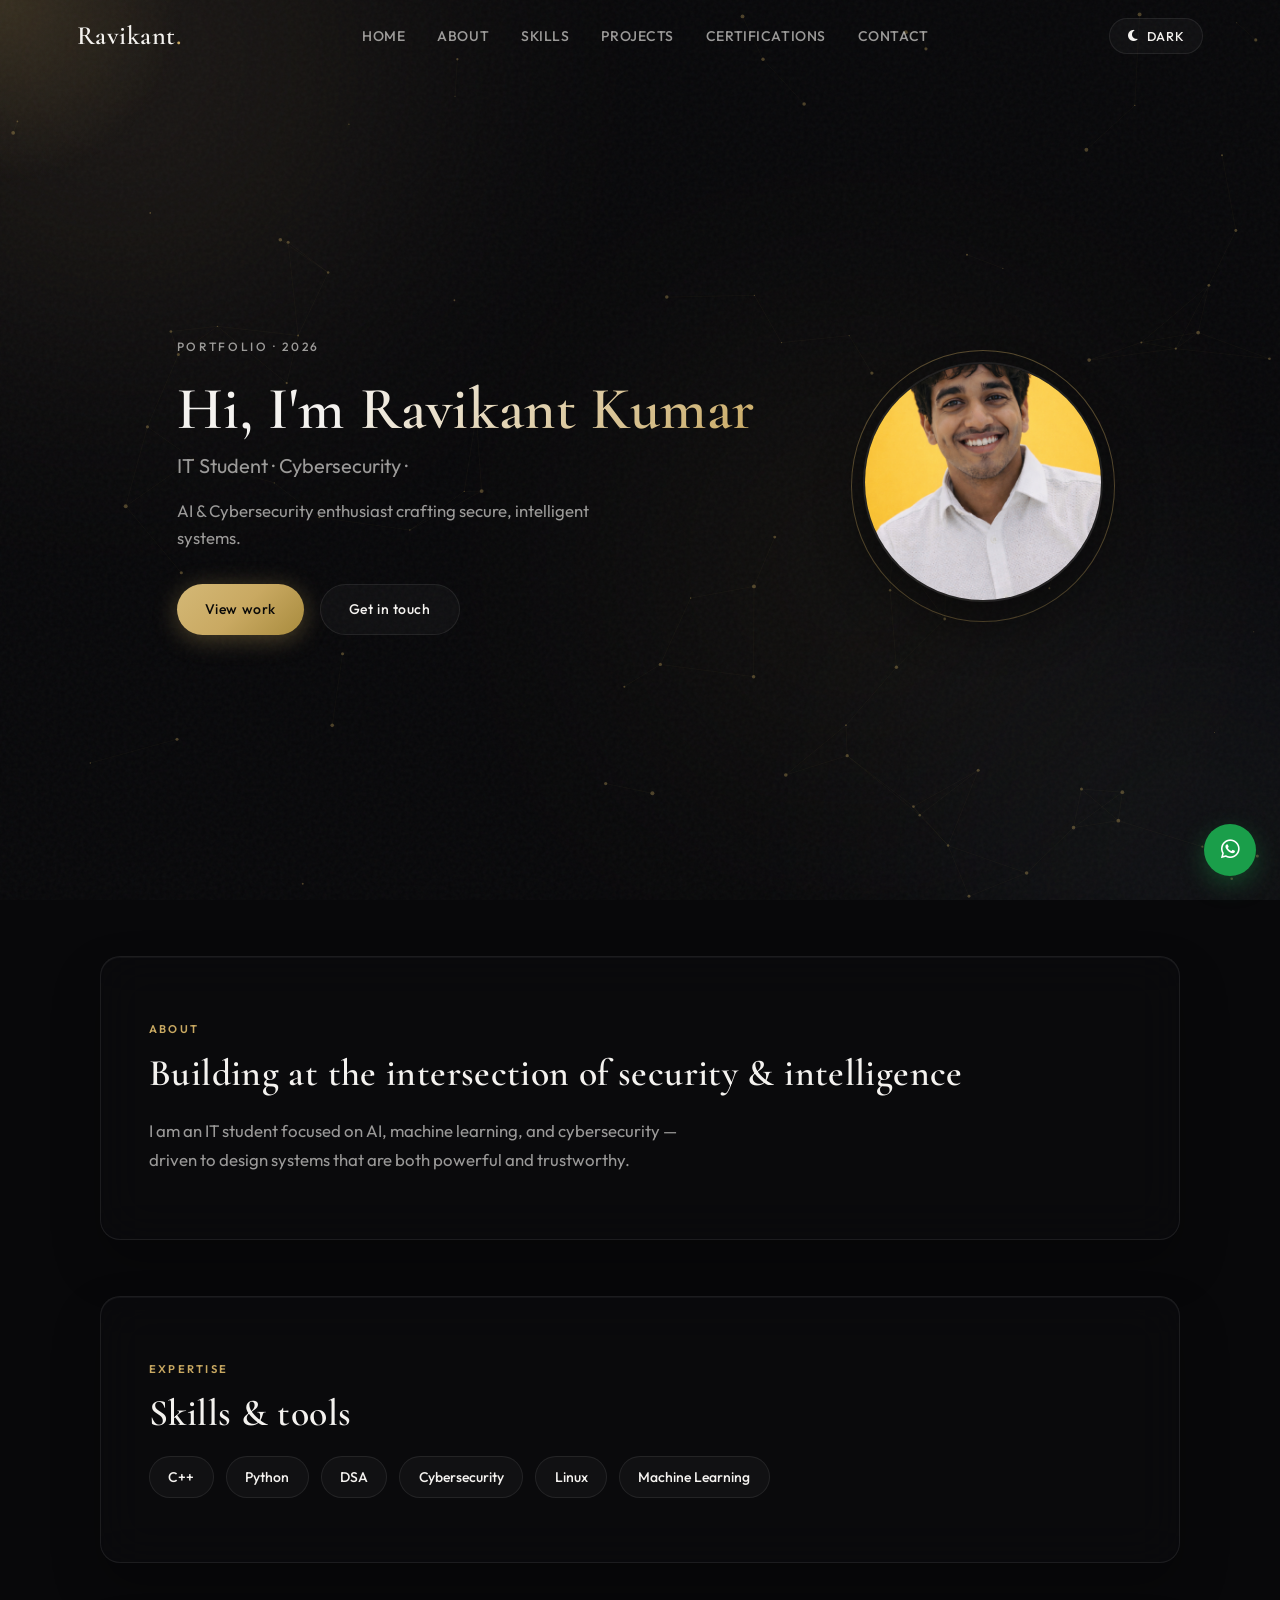
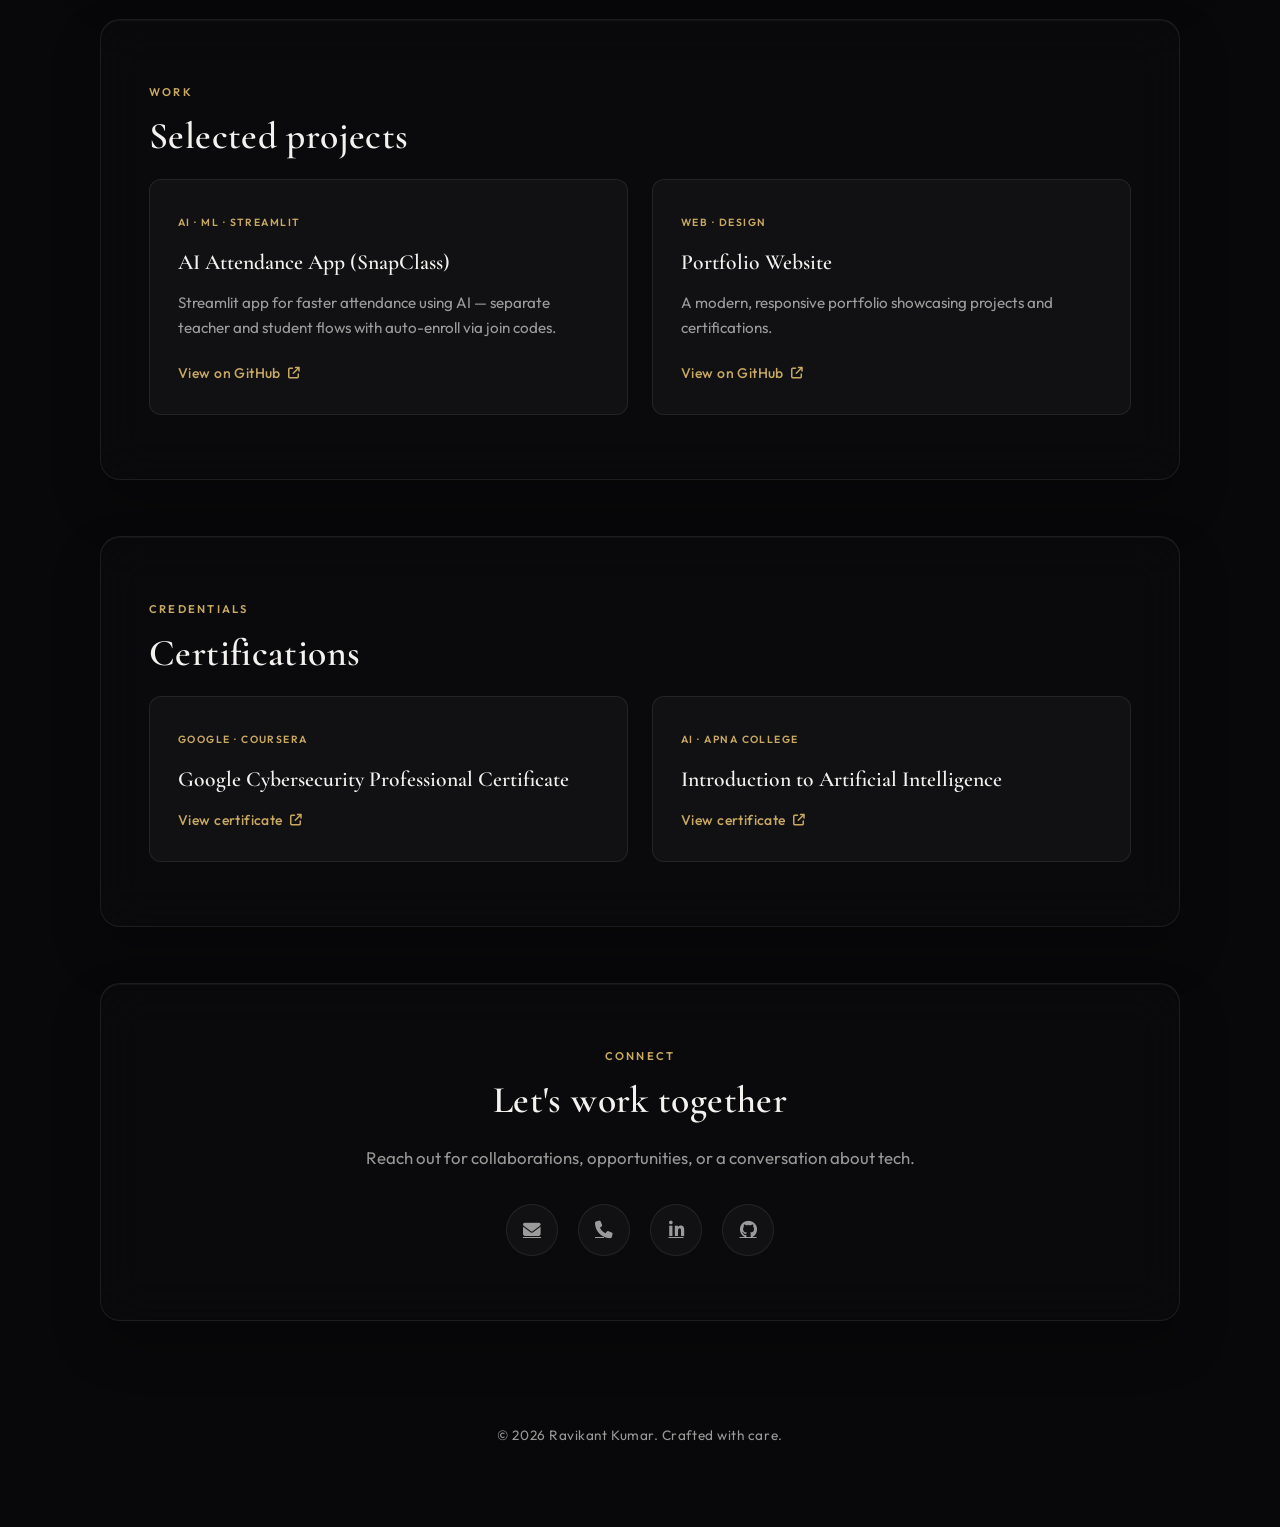
<file: portfolio/index.html>
<!DOCTYPE html>
<html lang="en">
<head>
  <meta charset="UTF-8">
  <title>Ravikant Kumar | Portfolio</title>
  <meta name="viewport" content="width=device-width, initial-scale=1.0">
  <meta name="description" content="Portfolio of Ravikant Kumar — AI & Cybersecurity enthusiast.">
  <link rel="preconnect" href="https://fonts.googleapis.com">
  <link rel="preconnect" href="https://fonts.gstatic.com" crossorigin>
  <link href="https://fonts.googleapis.com/css2?family=Cormorant+Garamond:ital,wght@0,500;0,600;1,500&family=Outfit:wght@300;400;500;600&display=swap" rel="stylesheet">
  <link rel="stylesheet" href="style.css">
  <link rel="stylesheet" href="https://cdnjs.cloudflare.com/ajax/libs/font-awesome/6.5.0/css/all.min.css">
</head>
<body>

<div class="insane-bg" aria-hidden="true">
  <div class="blob blob1"></div>
  <div class="blob blob2"></div>
  <div class="blob blob3"></div>
  <div class="grain"></div>
  <div class="cursor-glow"></div>
  <canvas id="particles"></canvas>
</div>

<nav class="nav" id="nav">
  <a href="#home" class="logo">Ravikant<span>.</span></a>
  <ul class="nav-links">
    <li><a href="#home">Home</a></li>
    <li><a href="#about">About</a></li>
    <li><a href="#skills">Skills</a></li>
    <li><a href="#projects">Projects</a></li>
    <li><a href="#certifications">Certifications</a></li>
    <li><a href="#contact">Contact</a></li>
  </ul>
  <button id="theme-toggle" onclick="toggleTheme()" class="theme-btn" aria-label="Toggle theme">
    <i class="fas fa-moon" id="theme-icon"></i>
    <span id="theme-label">Dark</span>
  </button>
</nav>

<section id="home" class="hero reveal">
  <div class="hero-container">
    <div class="hero-text">
      <p class="eyebrow">Portfolio · 2026</p>
      <h1>Hi, I'm <span class="gradient-text">Ravikant Kumar</span></h1>
      <h2 id="typing" class="typing-line"></h2>
      <p class="hero-tagline">AI & Cybersecurity enthusiast crafting secure, intelligent systems.</p>
      <div class="hero-actions">
        <a href="#projects" class="btn btn-primary">View work</a>
        <a href="#contact" class="btn btn-ghost">Get in touch</a>
      </div>
    </div>
    <div class="hero-image">
      <div class="hero-image-ring"></div>
      <img src="assets/Profile.png" alt="Ravikant Kumar">
    </div>
  </div>
</section>

<section id="about" class="panel reveal">
  <p class="section-label">About</p>
  <h2>Building at the intersection of security & intelligence</h2>
  <p class="section-lead">I am an IT student focused on AI, machine learning, and cybersecurity — driven to design systems that are both powerful and trustworthy.</p>
</section>

<section id="skills" class="panel reveal">
  <p class="section-label">Expertise</p>
  <h2>Skills & tools</h2>
  <ul class="skill-tags">
    <li>C++</li>
    <li>Python</li>
    <li>DSA</li>
    <li>Cybersecurity</li>
    <li>Linux</li>
    <li>Machine Learning</li>
  </ul>
</section>

<section id="projects" class="panel reveal">
  <p class="section-label">Work</p>
  <h2>Selected projects</h2>
  <div class="card-grid">
    <article class="card">
      <span class="card-tag">AI · ML · Streamlit</span>
      <h3>AI Attendance App (SnapClass)</h3>
      <p>Streamlit app for faster attendance using AI — separate teacher and student flows with auto-enroll via join codes.</p>
      <a href="https://github.com/ravikant8789/AI-ML-project/tree/46e28198df20fc2c90ca3708553b9f03d981c68e/ai-attendance-project-app-main" target="_blank" rel="noopener noreferrer" class="card-link">
        View on GitHub <i class="fas fa-arrow-up-right-from-square"></i>
      </a>
    </article>
    <article class="card">
      <span class="card-tag">Web · Design</span>
      <h3>Portfolio Website</h3>
      <p>A modern, responsive portfolio showcasing projects and certifications.</p>
      <a href="https://github.com/ravikant8789/Ravikant--portfolio" target="_blank" rel="noopener noreferrer" class="card-link">
        View on GitHub <i class="fas fa-arrow-up-right-from-square"></i>
      </a>
    </article>
  </div>
</section>

<section id="certifications" class="panel reveal">
  <p class="section-label">Credentials</p>
  <h2>Certifications</h2>
  <div class="card-grid">
    <article class="card">
      <span class="card-tag">Google · Coursera</span>
      <h3>Google Cybersecurity Professional Certificate</h3>
      <a href="https://www.coursera.org/account/accomplishments/professional-cert/2380NFZOXUYT" target="_blank" rel="noopener noreferrer" class="card-link">
        View certificate <i class="fas fa-arrow-up-right-from-square"></i>
      </a>
    </article>
    <article class="card">
      <span class="card-tag">AI · Apna College</span>
      <h3>Introduction to Artificial Intelligence</h3>
      <a href="https://www.apnacollege.in/" target="_blank" rel="noopener noreferrer" class="card-link">
        View certificate <i class="fas fa-arrow-up-right-from-square"></i>
      </a>
    </article>
  </div>
</section>

<section id="contact" class="panel reveal">
  <p class="section-label">Connect</p>
  <h2>Let's work together</h2>
  <p class="section-lead contact-lead">Reach out for collaborations, opportunities, or a conversation about tech.</p>
  <div class="contact-icons">
    <a id="email-link" data-email="rohanram0222@gmail.com" href="mailto:rohanram0222@gmail.com?subject=Contact%20from%20Portfolio&amp;body=Hello%2C%0A%0AI%20found%20your%20portfolio%20and%20would%20like%20to%20connect." aria-label="Email">
      <i class="fas fa-envelope"></i>
    </a>
    <a href="tel:+917367932257" aria-label="Phone">
      <i class="fas fa-phone"></i>
    </a>
    <a href="https://www.linkedin.com/in/ravikant-kumar-5306b43a2/" target="_blank" rel="noopener noreferrer" aria-label="LinkedIn">
      <i class="fab fa-linkedin-in"></i>
    </a>
    <a href="https://github.com/ravikant8789" target="_blank" rel="noopener noreferrer" aria-label="GitHub">
      <i class="fab fa-github"></i>
    </a>
  </div>
</section>

<footer>
  <p>© <span id="year"></span> Ravikant Kumar. Crafted with care.</p>
</footer>

<a href="https://wa.me/917367932257" class="whatsapp-float" target="_blank" rel="noopener noreferrer" aria-label="WhatsApp">
  <i class="fab fa-whatsapp"></i>
</a>

<script src="script.js"></script>
</body>
</html>
</file>
<file: portfolio/style.css>
:root {
  --bg: #08080a;
  --bg-elevated: #111114;
  --text: #f4f2ef;
  --text-muted: rgba(244, 242, 239, 0.62);
  --accent: #c9a962;
  --accent-soft: rgba(201, 169, 98, 0.18);
  --accent-glow: rgba(201, 169, 98, 0.35);
  --border: rgba(255, 255, 255, 0.08);
  --glass: rgba(12, 12, 14, 0.72);
  --card: rgba(255, 255, 255, 0.03);
  --radius: 20px;
  --radius-sm: 12px;
  --font-display: "Cormorant Garamond", Georgia, serif;
  --font-body: "Outfit", system-ui, sans-serif;
  --nav-height: 72px;
  --ease: cubic-bezier(0.22, 1, 0.36, 1);
}

*,
*::before,
*::after {
  box-sizing: border-box;
}

html {
  scroll-behavior: smooth;
}

body {
  margin: 0;
  font-family: var(--font-body);
  font-weight: 400;
  background: var(--bg);
  color: var(--text);
  overflow-x: hidden;
  line-height: 1.6;
  -webkit-font-smoothing: antialiased;
}

body.light {
  --bg: #f8f6f2;
  --bg-elevated: #ffffff;
  --text: #14120f;
  --text-muted: rgba(20, 18, 15, 0.58);
  --glass: rgba(255, 255, 255, 0.82);
  --card: rgba(0, 0, 0, 0.03);
  --border: rgba(0, 0, 0, 0.08);
  --accent-soft: rgba(160, 120, 40, 0.12);
}

/* ================= NAV ================= */

.nav {
  display: flex;
  justify-content: space-between;
  align-items: center;
  padding: 0 6%;
  height: var(--nav-height);
  position: fixed;
  top: 0;
  left: 0;
  right: 0;
  z-index: 100;
  transition: background 0.4s var(--ease), border-color 0.4s var(--ease), box-shadow 0.4s var(--ease);
}

.nav.scrolled {
  background: var(--glass);
  backdrop-filter: blur(20px) saturate(1.2);
  -webkit-backdrop-filter: blur(20px) saturate(1.2);
  border-bottom: 1px solid var(--border);
  box-shadow: 0 8px 32px rgba(0, 0, 0, 0.2);
}

.logo {
  font-family: var(--font-display);
  font-size: 1.65rem;
  font-weight: 600;
  letter-spacing: 0.02em;
  text-decoration: none;
  color: var(--text);
}

.logo span {
  color: var(--accent);
}

.nav-links {
  list-style: none;
  display: flex;
  gap: 2rem;
  margin: 0;
  padding: 0;
}

.nav-links a {
  text-decoration: none;
  color: var(--text-muted);
  font-size: 0.875rem;
  font-weight: 500;
  letter-spacing: 0.04em;
  text-transform: uppercase;
  transition: color 0.3s var(--ease);
}

.nav-links a:hover {
  color: var(--accent);
}

.theme-btn {
  display: inline-flex;
  align-items: center;
  gap: 0.5rem;
  padding: 0.55rem 1.1rem;
  border-radius: 999px;
  border: 1px solid var(--border);
  background: var(--card);
  color: var(--text);
  font-family: var(--font-body);
  font-size: 0.8rem;
  font-weight: 500;
  letter-spacing: 0.06em;
  text-transform: uppercase;
  cursor: pointer;
  transition: border-color 0.3s var(--ease), background 0.3s var(--ease), color 0.3s var(--ease);
}

.theme-btn:hover {
  border-color: var(--accent);
  background: var(--accent-soft);
  color: var(--accent);
}

/* ================= SECTIONS ================= */

section {
  position: relative;
  z-index: 2;
  max-width: 1080px;
  margin: 0 auto;
  padding: 0 6%;
}

.panel {
  background: var(--glass);
  backdrop-filter: blur(24px) saturate(1.15);
  -webkit-backdrop-filter: blur(24px) saturate(1.15);
  border: 1px solid var(--border);
  border-radius: var(--radius);
  padding: 4rem 3rem;
  margin: 3.5rem auto;
  box-shadow:
    0 1px 0 rgba(255, 255, 255, 0.04) inset,
    0 24px 48px rgba(0, 0, 0, 0.25);
}

.section-label {
  font-size: 0.7rem;
  font-weight: 600;
  letter-spacing: 0.2em;
  text-transform: uppercase;
  color: var(--accent);
  margin: 0 0 0.75rem;
}

.panel h2,
#contact h2 {
  font-family: var(--font-display);
  font-size: clamp(1.75rem, 4vw, 2.35rem);
  font-weight: 600;
  line-height: 1.2;
  margin: 0 0 1.25rem;
  letter-spacing: 0.01em;
}

.section-lead {
  color: var(--text-muted);
  font-size: 1.05rem;
  max-width: 52ch;
  margin: 0;
  line-height: 1.75;
}

/* ================= HERO ================= */

#home {
  min-height: 100vh;
  display: flex;
  align-items: center;
  padding-top: var(--nav-height);
  background: none;
  border: none;
  box-shadow: none;
}

.hero-container {
  display: flex;
  justify-content: space-between;
  align-items: center;
  gap: 3rem;
  width: 100%;
  flex-wrap: wrap;
}

.eyebrow {
  font-size: 0.75rem;
  font-weight: 500;
  letter-spacing: 0.22em;
  text-transform: uppercase;
  color: var(--text-muted);
  margin: 0 0 1.25rem;
}

.hero-text h1 {
  font-family: var(--font-display);
  font-size: clamp(2.5rem, 6vw, 3.75rem);
  font-weight: 600;
  line-height: 1.1;
  margin: 0 0 0.5rem;
  letter-spacing: 0.01em;
}

.gradient-text {
  background: linear-gradient(135deg, var(--text) 0%, var(--accent) 100%);
  -webkit-background-clip: text;
  background-clip: text;
  -webkit-text-fill-color: transparent;
}

.typing-line {
  font-size: clamp(1rem, 2.5vw, 1.25rem);
  font-weight: 400;
  color: var(--text-muted);
  min-height: 1.6em;
  margin: 0 0 1rem;
}

.hero-tagline {
  color: var(--text-muted);
  font-size: 1.05rem;
  max-width: 42ch;
  margin: 0 0 2rem;
}

.hero-actions {
  display: flex;
  flex-wrap: wrap;
  gap: 1rem;
}

.btn {
  display: inline-flex;
  align-items: center;
  justify-content: center;
  padding: 0.85rem 1.75rem;
  border-radius: 999px;
  font-size: 0.875rem;
  font-weight: 500;
  letter-spacing: 0.04em;
  text-decoration: none;
  transition: transform 0.3s var(--ease), box-shadow 0.3s var(--ease), background 0.3s var(--ease);
}

.btn-primary {
  background: linear-gradient(135deg, #d4b876 0%, var(--accent) 50%, #a88b3d 100%);
  color: #0a0908;
  box-shadow: 0 4px 24px var(--accent-glow);
}

.btn-primary:hover {
  transform: translateY(-2px);
  box-shadow: 0 8px 32px var(--accent-glow);
}

.btn-ghost {
  border: 1px solid var(--border);
  color: var(--text);
  background: var(--card);
}

.btn-ghost:hover {
  border-color: var(--accent);
  color: var(--accent);
}

.hero-image {
  position: relative;
  flex-shrink: 0;
}

.hero-image-ring {
  position: absolute;
  inset: -12px;
  border-radius: 50%;
  border: 1px solid var(--accent);
  opacity: 0.4;
  animation: pulse-ring 4s ease-in-out infinite;
}

@keyframes pulse-ring {
  0%, 100% { transform: scale(1); opacity: 0.35; }
  50% { transform: scale(1.04); opacity: 0.55; }
}

.hero-image img {
  width: 240px;
  height: 240px;
  object-fit: cover;
  border-radius: 50%;
  border: 2px solid var(--border);
  box-shadow: 0 24px 48px rgba(0, 0, 0, 0.4);
  position: relative;
  z-index: 1;
}

/* ================= SKILLS ================= */

.skill-tags {
  list-style: none;
  display: flex;
  flex-wrap: wrap;
  gap: 0.75rem;
  margin: 0;
  padding: 0;
}

.skill-tags li {
  padding: 0.55rem 1.15rem;
  border-radius: 999px;
  font-size: 0.875rem;
  font-weight: 500;
  background: var(--card);
  border: 1px solid var(--border);
  color: var(--text);
  transition: border-color 0.3s var(--ease), background 0.3s var(--ease);
}

.skill-tags li:hover {
  border-color: var(--accent);
  background: var(--accent-soft);
}

/* ================= CARDS ================= */

.card-grid {
  display: grid;
  grid-template-columns: repeat(auto-fit, minmax(280px, 1fr));
  gap: 1.5rem;
  margin-top: 0.5rem;
}

.card {
  background: var(--card);
  padding: 1.75rem;
  border-radius: var(--radius-sm);
  border: 1px solid var(--border);
  transition: transform 0.4s var(--ease), border-color 0.4s var(--ease), box-shadow 0.4s var(--ease);
}

.card:hover {
  transform: translateY(-6px);
  border-color: rgba(201, 169, 98, 0.35);
  box-shadow: 0 20px 40px rgba(0, 0, 0, 0.25);
}

.card-tag {
  display: inline-block;
  font-size: 0.65rem;
  font-weight: 600;
  letter-spacing: 0.14em;
  text-transform: uppercase;
  color: var(--accent);
  margin-bottom: 0.85rem;
}

.card h3 {
  font-family: var(--font-display);
  font-size: 1.35rem;
  font-weight: 600;
  margin: 0 0 0.65rem;
}

.card p {
  color: var(--text-muted);
  font-size: 0.95rem;
  margin: 0 0 1.25rem;
  line-height: 1.65;
}

.card-link {
  display: inline-flex;
  align-items: center;
  gap: 0.45rem;
  color: var(--accent);
  text-decoration: none;
  font-size: 0.875rem;
  font-weight: 500;
  letter-spacing: 0.03em;
  transition: gap 0.3s var(--ease);
}

.card-link:hover {
  gap: 0.65rem;
}

.card-link i {
  font-size: 0.75rem;
}

/* ================= CONTACT ================= */

.contact-lead {
  text-align: center;
  margin: 0 auto 2rem;
}

#contact h2,
#contact .section-label {
  text-align: center;
}

#contact .section-label {
  display: block;
}

.contact-icons {
  display: flex;
  justify-content: center;
  flex-wrap: wrap;
  gap: 1.25rem;
}

.contact-icons a {
  font-size: 1.1rem;
  color: var(--text-muted);
  width: 52px;
  height: 52px;
  border-radius: 50%;
  display: flex;
  align-items: center;
  justify-content: center;
  border: 1px solid var(--border);
  background: var(--card);
  transition: color 0.3s var(--ease), border-color 0.3s var(--ease), background 0.3s var(--ease), transform 0.3s var(--ease);
}

.contact-icons a:hover {
  color: var(--accent);
  border-color: var(--accent);
  background: var(--accent-soft);
  transform: translateY(-4px);
}

/* ================= FOOTER ================= */

footer {
  text-align: center;
  padding: 3rem 6% 5rem;
  position: relative;
  z-index: 2;
}

footer p {
  margin: 0;
  font-size: 0.85rem;
  color: var(--text-muted);
  letter-spacing: 0.04em;
}

/* ================= BACKGROUND ================= */

.insane-bg {
  position: fixed;
  inset: 0;
  z-index: -1;
  overflow: hidden;
}

.grain {
  position: absolute;
  inset: 0;
  opacity: 0.04;
  pointer-events: none;
  background-image: url("data:image/svg+xml,%3Csvg viewBox='0 0 256 256' xmlns='http://www.w3.org/2000/svg'%3E%3Cfilter id='n'%3E%3CfeTurbulence type='fractalNoise' baseFrequency='0.9' numOctaves='4' stitchTiles='stitch'/%3E%3C/filter%3E%3Crect width='100%25' height='100%25' filter='url(%23n)'/%3E%3C/svg%3E");
}

.blob {
  position: absolute;
  border-radius: 50%;
  filter: blur(140px);
  opacity: 0.22;
  animation: float 28s infinite alternate ease-in-out;
}

.blob1 {
  width: 480px;
  height: 480px;
  background: #8b7355;
  top: -180px;
  left: -120px;
}

.blob2 {
  width: 380px;
  height: 380px;
  background: #4a5568;
  bottom: -140px;
  right: -100px;
  animation-delay: 10s;
}

.blob3 {
  width: 320px;
  height: 320px;
  background: #c9a962;
  top: 45%;
  left: 55%;
  opacity: 0.12;
  animation-delay: 5s;
}

@keyframes float {
  0% { transform: translate(0, 0) scale(1); }
  50% { transform: translate(120px, 80px) scale(1.05); }
  100% { transform: translate(-80px, -60px) scale(0.95); }
}

.cursor-glow {
  position: fixed;
  width: 400px;
  height: 400px;
  border-radius: 50%;
  background: radial-gradient(circle, var(--accent-soft), transparent 65%);
  pointer-events: none;
  transform: translate(-50%, -50%);
  z-index: 0;
  transition: opacity 0.3s;
}

#particles {
  position: absolute;
  inset: 0;
  width: 100%;
  height: 100%;
}

/* ================= WHATSAPP ================= */

.whatsapp-float {
  position: fixed;
  bottom: 24px;
  right: 24px;
  width: 52px;
  height: 52px;
  border-radius: 50%;
  background: #1a9e4a;
  color: #fff;
  font-size: 1.35rem;
  display: flex;
  justify-content: center;
  align-items: center;
  z-index: 50;
  text-decoration: none;
  box-shadow: 0 8px 24px rgba(26, 158, 74, 0.35);
  transition: transform 0.3s var(--ease), box-shadow 0.3s var(--ease);
}

.whatsapp-float:hover {
  transform: scale(1.08);
  box-shadow: 0 12px 32px rgba(26, 158, 74, 0.45);
}

/* ================= REVEAL ================= */

.reveal {
  opacity: 0;
  transform: translateY(28px);
  transition: opacity 0.8s var(--ease), transform 0.8s var(--ease);
}

.reveal.visible {
  opacity: 1;
  transform: translateY(0);
}

/* ================= RESPONSIVE ================= */

@media (max-width: 900px) {
  .nav-links {
    display: none;
  }

  .hero-container {
    flex-direction: column-reverse;
    text-align: center;
  }

  .hero-tagline,
  .section-lead {
    margin-left: auto;
    margin-right: auto;
  }

  .hero-actions {
    justify-content: center;
  }

  .panel {
    padding: 3rem 1.75rem;
  }
}

@media (max-width: 480px) {
  .nav {
    padding: 0 5%;
  }

  .hero-image img {
    width: 200px;
    height: 200px;
  }
}
</file>
